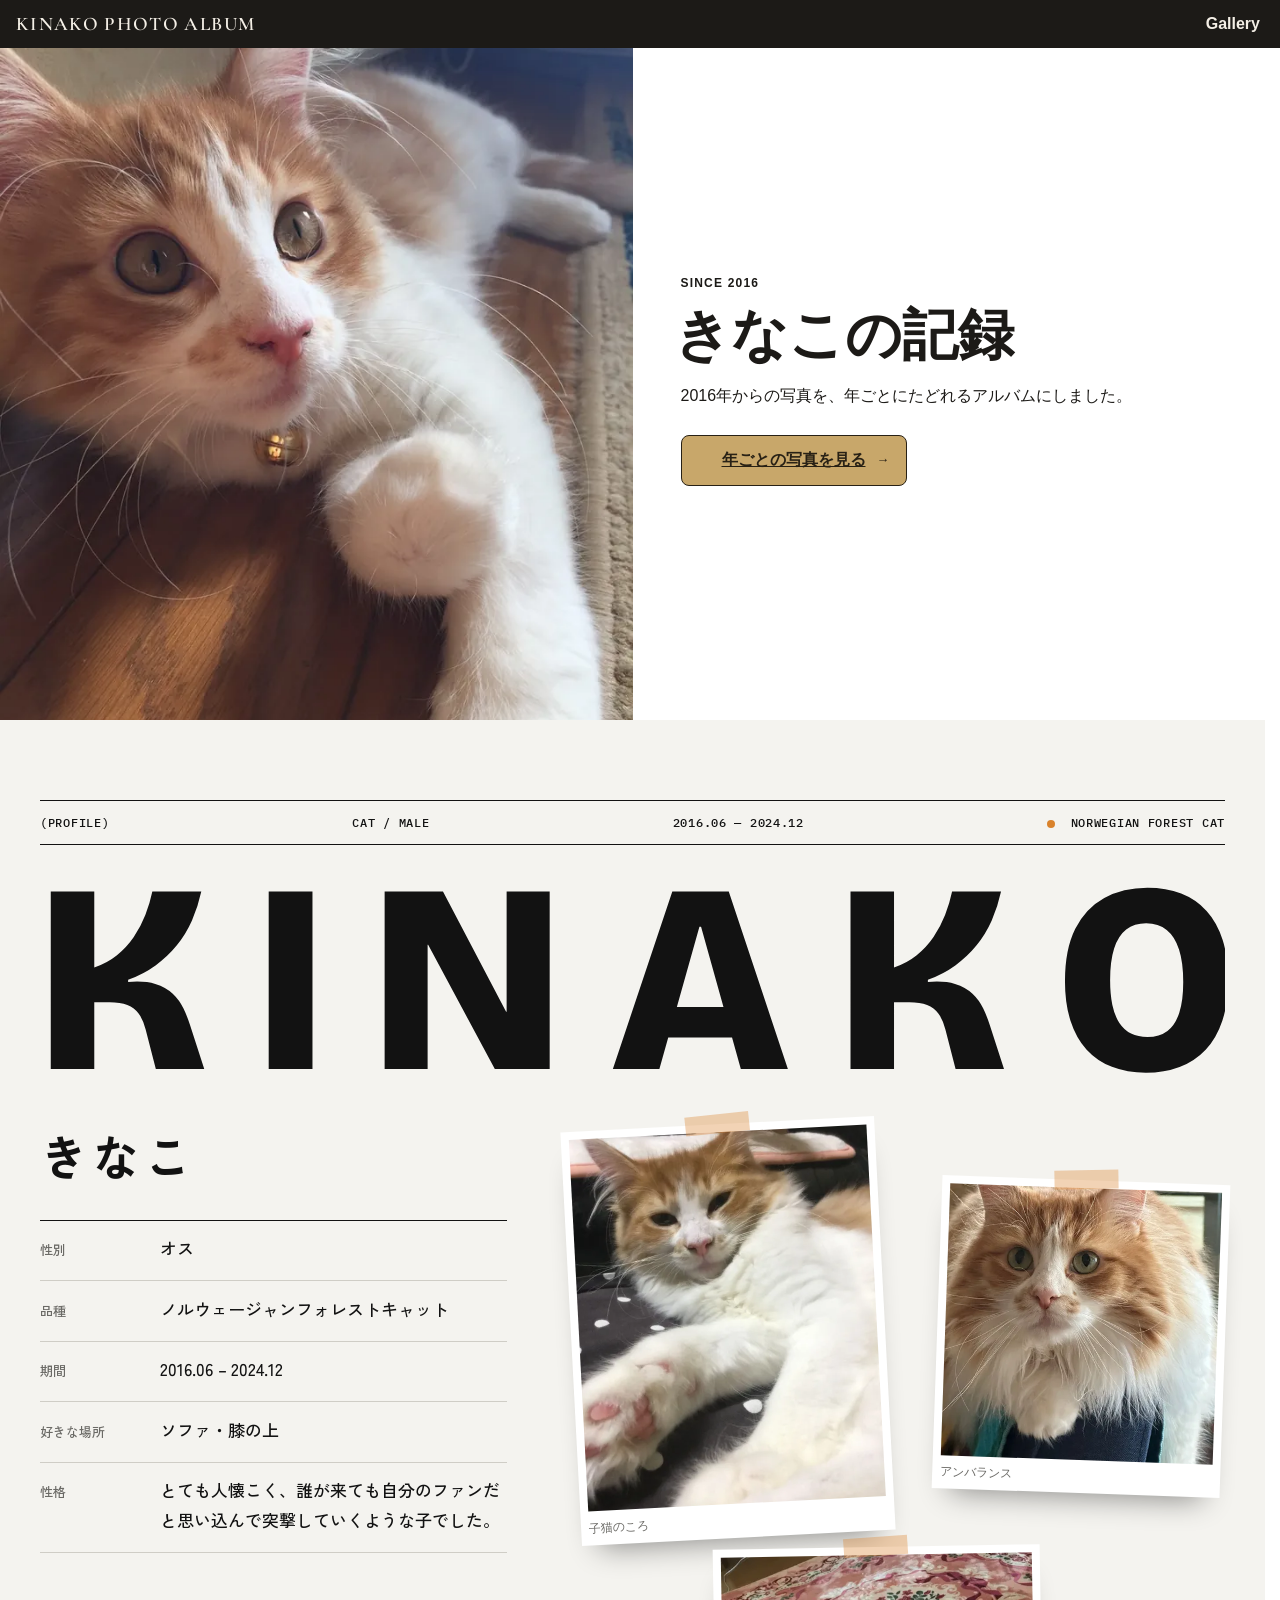
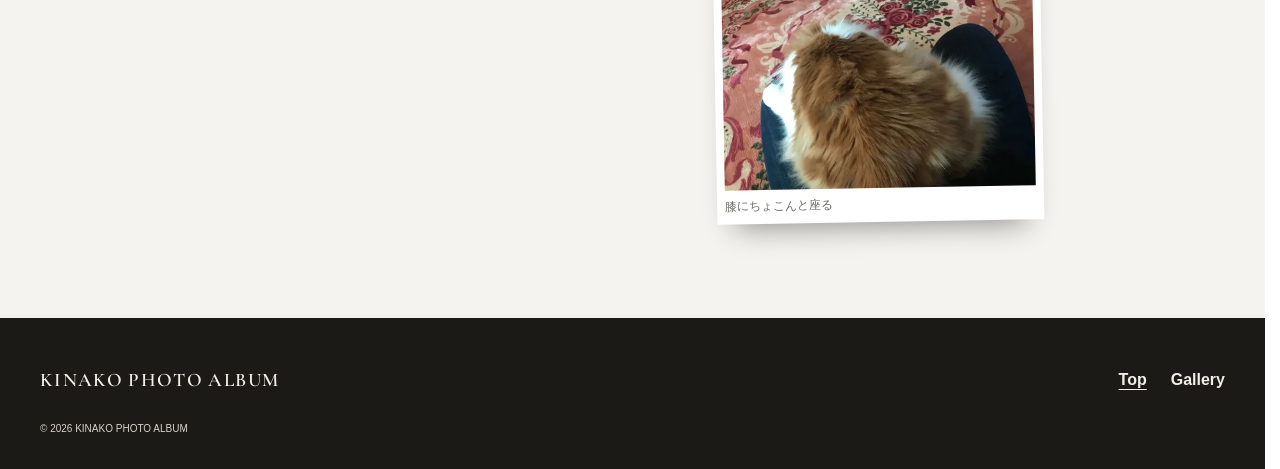
<file: index.html>
<!doctype html>
<html lang="ja" dir="ltr">

<head>
  <meta charset="UTF-8">
  <meta name="color-scheme" content="light">
  <meta name="viewport" content="width=device-width, initial-scale=1">

  <title>KINAKO PHOTO ALBUM | きなこの写真アルバム</title>
  <meta name="description" content="2016年から2024年まで一緒に暮らした猫・きなこの写真を、撮影年ごとにたどれるアルバムサイトです。">
  <meta property="og:type" content="website">
  <meta property="og:title" content="KINAKO PHOTO ALBUM | きなこの写真アルバム">
  <meta property="og:description" content="2016年から2024年まで一緒に暮らした猫・きなこの写真を、撮影年ごとにたどれるアルバムサイトです。">
  <meta property="og:site_name" content="KINAKO PHOTO ALBUM">

  <link rel="preload" href="./assets/fonts/cormorant-garamond-600-logo.woff" as="font" type="font/woff" crossorigin>
  <link rel="icon" href="./assets/image/favicon.svg" type="image/svg+xml">
  <link rel="stylesheet" href="./assets/css/reset.css">
  <link rel="stylesheet" href="./assets/css/default.css">
  <link rel="stylesheet" href="./assets/css/index.css">
</head>

<body>
  <a href="#main" class="skip-link">メインコンテンツに移動する</a>
  <header>
    <div class="header__inner">
      <h1 class="header__logo">
        <a href="./">KINAKO PHOTO ALBUM</a>
      </h1>

      <nav class="global-navigation" aria-label="メインナビゲーション">
        <ul class="nav-list">
          <li class="nav-list__item">
            <a href="./gallery/">Gallery</a>
          </li>
        </ul>
      </nav>
    </div>
  </header>
  <main id="main">
    <div class="main__content">
      <section class="hero" aria-labelledby="hero-title">
        <div class="hero__media">
          <img src="./assets/image/hero-960.webp"
            srcset="./assets/image/hero-480.webp 480w,
                    ./assets/image/hero-720.webp 720w,
                    ./assets/image/hero-960.webp 960w,
                    ./assets/image/hero-1108.webp 1108w"
            sizes="(min-width: 64rem) 50vw, 100vw" width="1108" height="1478" fetchpriority="high"
            alt="家にきたばかりのきなこ">
        </div>
        <div class="hero__content">
          <p class="hero__label">
            Since 2016
          </p>
          <h2 id="hero-title" class="hero__title">
            きなこの記録
          </h2>
          <p class="hero__description">
            2016年からの写真を、年ごとにたどれるアルバムにしました。
          </p>
          <a class="hero__link" href="./gallery/">
            年ごとの写真を見る
          </a>
        </div>
      </section>
      <section class="profile" aria-labelledby="profile-title">
        <div class="profile__band" aria-hidden="true">
          <ul class="profile__band-list">
            <li class="profile__band-item">
              (Profile)
            </li>
            <li class="profile__band-item">
              Cat / Male
            </li>
            <li class="profile__band-item">
              2016.06 — 2024.12
            </li>
            <li class="profile__band-item">
              Norwegian Forest Cat
            </li>
          </ul>
        </div>
        <div class="profile__big" aria-hidden="true">
          <span>K</span>
          <span>I</span>
          <span>N</span>
          <span>A</span>
          <span>K</span>
          <span>O</span>
        </div>
        <h2 id="profile-title">きなこ</h2>
        <dl class="profile__list">
          <div class="profile__item">
            <dt>性別</dt>
            <dd>オス</dd>
          </div>
          <div class="profile__item">
            <dt>品種</dt>
            <dd>ノルウェージャンフォレストキャット</dd>
          </div>
          <div class="profile__item">
            <dt>期間</dt>
            <dd><time datetime="2016-06">2016.06</time> – <time datetime="2024-12">2024.12</time></dd>
          </div>
          <div class="profile__item">
            <dt>好きな場所</dt>
            <dd>ソファ・膝の上</dd>
          </div>
          <div class="profile__item">
            <dt>性格</dt>
            <dd>とても人懐こく、誰が来ても自分のファンだと思い込んで突撃していくような子でした。</dd>
          </div>
        </dl>
        <!-- 写真ボード：撮影年の古い順（01 → 03） -->
        <div class="profile__board__wrap">
          <div class="profile__board">
            <figure class="profile__photo">
              <img src="./assets/photos/2016-11-18-01-720.webp" srcset="./assets/photos/2016-11-18-01-480.webp 480w,
                        ./assets/photos/2016-11-18-01-720.webp 720w,
                        ./assets/photos/2016-11-18-01-960.webp 960w,
                        ./assets/photos/2016-11-18-01-1200.webp 1200w" sizes="(min-width: 48rem) 30vw, 60vw" width="1200"
                height="1600" loading="lazy" decoding="async" alt="子猫のころのきなこ">
              <figcaption class="profile__caption">
                <span aria-hidden="true">子猫のころ</span>
              </figcaption>
            </figure>
            <figure class="profile__photo">
              <img src="./assets/photos/2020-02-27-01-720.webp" srcset="./assets/photos/2020-02-27-01-480.webp 480w,
                        ./assets/photos/2020-02-27-01-720.webp 720w,
                        ./assets/photos/2020-02-27-01-960.webp 960w,
                        ./assets/photos/2020-02-27-01-1600.webp 1600w" sizes="(min-width: 48rem) 30vw, 60vw" width="1600"
                height="1200" loading="lazy" decoding="async" alt="膝にちょこんと座るきなこ">
              <figcaption class="profile__caption">
                <span aria-hidden="true">膝にちょこんと座る</span>
              </figcaption>
            </figure>
            <figure class="profile__photo">
              <img src="./assets/photos/2024-04-17-01-720.webp" srcset="./assets/photos/2024-04-17-01-480.webp 480w,
                        ./assets/photos/2024-04-17-01-720.webp 720w,
                        ./assets/photos/2024-04-17-01-960.webp 960w,
                        ./assets/photos/2024-04-17-01-1200.webp 1200w" sizes="(min-width: 48rem) 30vw, 60vw" width="1200"
                height="1600" loading="lazy" decoding="async" alt="ソファの上でバランスよく座るきなこ">
              <figcaption class="profile__caption">
                <span aria-hidden="true">アンバランス</span>
              </figcaption>
            </figure>
          </div>
        </div>
      </section>
    </div>
  </main>
  <footer class="site-footer">
    <p class="site-footer__logo">
      <a href="./">KINAKO PHOTO ALBUM</a>
    </p>
    <nav class="site-footer__nav" aria-label="フッターナビゲーション">
      <ul class="site-footer__list">
        <li><a href="./" aria-current="page">Top</a></li>
        <li><a href="./gallery/">Gallery</a></li>
      </ul>
    </nav>
    <p class="site-footer__copyright">
      <small>&copy; 2026 KINAKO PHOTO ALBUM</small>
    </p>
  </footer>
</body>

</html>
</file>
<file: assets/css/default.css>
@font-face {
  font-family: "Cormorant Garamond";
  src: url("../fonts/cormorant-garamond-600-logo.woff") format("woff");
  font-weight: 600;
  font-style: normal;
  font-display: swap;
  unicode-range: U+0020, U+0041-005A;
}

:root {
  color-scheme: light;

  --color-header-bg: #1c1a17;
  --color-header-text: #f4efe6;
  --color-header-muted: #d8d2c8;
  --color-accent: #c8a76a;
  --color-text: #1c1a17;
  --color-background: #ffffff;
  --color-text-muted: #666b73;
  --color-accentbtn-textcolor: #282115;

  --header-height: 48px;
  --overall-padding: 16px;

  --z-header: 1000;
}
html{
  scrollbar-gutter: stable;

  /*skiplink用*/
  scroll-padding-block-start: var(--header-height);
}
body {
  font-size: 1rem;
  font-family: "Yu Gothic Medium","游ゴシック Medium", YuGothic, 游ゴシック体, "Hiragino Kaku Gothic Pro", メイリオ, sans-serif;
  font-weight: 400;

  color: var(--color-text);

  background: var(--color-background);
}


h2 {
  font-size: clamp(20px, calc(5vw + 4px), 24px);
  font-weight: 700;
}

a {
  color: inherit;
}

/* ------------------------------
  header
------------------------------ */
header {
  position: fixed;
  z-index: var(--z-header);
  inset-block-start: 0;
  inline-size: 100%;

  color: var(--color-header-text);
  background: var(--color-header-bg);

  .header__inner {
    display: flex;
    justify-content: space-between;
    align-items: center;
    min-block-size: var(--header-height);
    padding-inline: var(--overall-padding);
  }

  .header__logo {
    font-family: "Cormorant Garamond", serif;
    font-size: 1.2rem;
    font-weight: 600;
    line-height: 0.95;
    letter-spacing: 0.07em;
  }

  .header__logo a {
    color: inherit;
    text-decoration: none;
  }

  .nav-list {
    display: flex;
    gap: 1.5rem;
  }

  .nav-list__item a {
    display: inline-block;
    padding-block: 0.75rem;
    padding-inline: 0.25rem;

    font-weight: 700;
    color: var(--color-header-text);
    text-decoration: none;
    text-underline-offset: 0.25em;

    &:hover,
    &[aria-current="page"] {
      text-decoration: underline;
    }

    &:focus-visible {
      outline: solid 3px var(--color-accent);
      outline-offset: 2px;
    }
  }
}

.skip-link {
  position: absolute;
  z-index: calc(var(--z-header) + 1);
  inset-block-start: 0.5rem;
  inset-inline-start: 0.5rem;

  padding-block: 0.75rem;
  padding-inline: 1rem;

  font-weight: 700;
  color: var(--color-header-bg);

  background: var(--color-header-text);

  &:focus-visible {
    outline: solid 3px var(--color-accent);
    outline-offset: 2px;
  }

  &:not(:focus) {
    inline-size: 1px;
    block-size: 1px;
    margin: -1px;
    overflow: hidden;
    clip-path: inset(50%);
    white-space: nowrap;
  }
}

/*
  表示せず、スクリーンリーダーには読ませるテキスト用。
*/
.visually-hidden {
  position: absolute;
  inline-size: 1px;
  block-size: 1px;
  margin: -1px;
  overflow: hidden;
  clip-path: inset(50%);
  white-space: nowrap;
}

/* ------------------------------
  footer
------------------------------ */
.site-footer {
  display: grid;
  gap: 1.5rem;
  padding-block: 3rem 2rem;
  padding-inline: var(--overall-padding);

  color: var(--color-header-text);
  background: var(--color-header-bg);

  a {
    color: inherit;
    text-decoration: none;
    text-underline-offset: 0.25em;

    &:hover,
    &[aria-current="page"] {
      text-decoration: underline;
    }

    &:focus-visible {
      outline: solid 3px var(--color-accent);
      outline-offset: 2px;
    }
  }

  .site-footer__logo {
    font-family: "Cormorant Garamond", serif;
    font-size: 1.2rem;
    font-weight: 600;
    letter-spacing: 0.07em;
  }

  .site-footer__list {
    display: flex;
    gap: 1.5rem;

    font-weight: 700;
  }

  .site-footer__copyright {
    font-size: 0.75rem;
    color: var(--color-header-muted);
  }
}

@media (min-width: 48rem) {
  .site-footer {
    grid-template-columns: 1fr auto;
    grid-template-areas:
      "logo  nav"
      "copy  copy";
    align-items: center;
    padding-inline: 2.5rem;

    .site-footer__logo {
      grid-area: logo;
    }

    .site-footer__nav {
      grid-area: nav;
    }

    .site-footer__copyright {
      grid-area: copy;
    }
  }
}
</file>
<file: assets/css/index.css>
@font-face {
  font-family: "Zen Kaku Gothic New";
  src: url("../fonts/zen-kaku-gothic-new-500-profile.woff2") format("woff2");
  font-weight: 500;
  font-style: normal;
  font-display: swap;
  unicode-range: U+2E, U+30-32, U+34, U+36, U+2013, U+3001-3002, U+3044, U+3046, U+304C-304D, U+304F, U+3053, U+3057, U+305F-3060, U+3066-3068, U+306A, U+306E, U+3082, U+3088, U+3093, U+30A1, U+30A6-30A7, U+30A9-30AA, U+30AD, U+30B8-30B9, U+30BD, U+30C3, U+30C8, U+30CE, U+30D5, U+30E3, U+30EB-30EC, U+30F3, U+30FB-30FC, U+4E0A, U+4EBA, U+5206, U+5225, U+54C1, U+5834, U+597D, U+5B50, U+601D, U+6027, U+61D0, U+6240, U+6483, U+671F, U+6765, U+683C, U+7A2E, U+7A81, U+819D, U+81EA, U+8AB0, U+8FBC, U+9593;
}

@font-face {
  font-family: "Zen Kaku Gothic New";
  src: url("../fonts/zen-kaku-gothic-new-700-profile.woff2") format("woff2");
  font-weight: 700;
  font-style: normal;
  font-display: swap;
  unicode-range: U+304D, U+3053, U+306A;
}

@font-face {
  font-family: "Bricolage Grotesque";
  src: url("../fonts/bricolage-grotesque-800-profile.woff2") format("woff2");
  font-weight: 800;
  font-style: normal;
  font-display: swap;
  unicode-range: U+41, U+49, U+4B, U+4E-4F;
}

@font-face {
  font-family: "Profile Mono";
  src: url("../fonts/profile-mono-500.woff2") format("woff2");
  font-weight: 500;
  font-style: normal;
  font-display: swap;
  unicode-range: U+20-7E, U+2014;
}

main {
  min-inline-size: 0;
  padding-block-start: var(--header-height);
}

section {
  min-inline-size: 0;
  margin-block-end: 2.5rem;
}

/* ------------------------------
  hero
------------------------------ */
.hero {
  position: relative;
  overflow: clip;
}

.hero__media {
  overflow: hidden;

  img {
    display: block;
    inline-size: 100%;
    block-size: auto;

    aspect-ratio: 4 / 3;
    object-fit: cover;
    object-position: 50% 25%;
  }
}

.hero__content {
  padding: 1.5rem 1rem 2rem;
}

.hero__label {
  margin-block-end: 0.75rem;

  font-size: 0.75rem;
  font-weight: 700;
  letter-spacing: 0.1em;
  text-transform: uppercase;
}

.hero__title {
  font-size: clamp(2rem, 8vw, 3.5rem);
  line-height: 1.1;

  /*sinceや2016年と左端を一致させるため*/
  transform: translateX(-0.12em);
}

.hero__description {
  padding-block: 1rem 1.5rem;

  word-break: auto-phrase;
  line-height: 1.8;
}

.hero__link {
  position: relative;

  display: inline-flex;
  align-items: center;
  justify-content: center;
  min-inline-size: 12rem;
  min-block-size: 3.2rem;
  padding-inline: 2.5rem;

  color: var(--color-accentbtn-textcolor);
  font-weight: 700;

  background: var(--color-accent);
  border: solid 1px currentColor;
  border-radius: 0.5rem;

  &::after {
    content: "→" / "";
    position: absolute;
    inset-block-start: 50%;
    inset-inline-end: 1rem;

    font-size: 0.8rem;
    font-weight: 700;

    transform: translateY(-50%);
  }

  &:hover {
    background-color: #e19f2f;
  }

  &:focus-visible {
    outline: solid 3px #000;
    outline-offset: 2px;
  }

  @media (prefers-reduced-motion: no-preference) {
    transition: background 0.3s linear;
  }
}

/* ------------------------------
  プロフィール
------------------------------ */
section.profile {
  --profile-bg: #f4f3ef;
  --profile-text: #121212;
  --profile-muted: #6b6a66;
  --profile-rule: #cfcdc6;
  --profile-accent: #d9822b;

  padding-block: 3rem 4rem;
  padding-inline: var(--overall-padding);
  margin-block-end: 0;

  color: var(--profile-text);

  background: var(--profile-bg);

  overflow-x: clip;

  .profile__band {
    padding-block: 0.75rem;

    border-block: solid 1px var(--profile-text);

    .profile__band-list {
      display: flex;
      flex-wrap: wrap;
      row-gap: 0.25rem;
      column-gap: 1.25rem;

      font-size: 0.75rem;
      font-family: "Profile Mono", "SFMono-Regular", Consolas, "Liberation Mono", monospace;
      line-height: 1.6;
      letter-spacing: 0.06em;
      font-weight: 500;

      text-transform: uppercase;

      .profile__band-item {
        white-space: nowrap;

        &:last-child::before {
          content: '';

          display: inline-block;
          inline-size: 0.5rem;
          block-size: 0.5rem;
          margin-inline-end: 0.5rem;
          vertical-align: middle;

          border-radius: 50%;
          background: var(--profile-accent);
        }
      }
    }
  }

  .profile__big {
    display: flex;
    justify-content: space-between;
    padding-block: 1.5rem 0.5rem;

    font-family: "Bricolage Grotesque", "Arial Black", "Helvetica Neue", Arial, sans-serif;
    font-size: clamp(4.5rem, 21vw, 19rem);
    font-weight: 800;
    line-height: 0.8;
    letter-spacing: -0.04em;

    overflow: clip;
  }

  h2 {
    /*ひらがな「きなこ」の文字*/
    padding-block-start: 2rem;

    font-family: "Zen Kaku Gothic New", "Yu Gothic Medium", "游ゴシック Medium", YuGothic, 游ゴシック体, "Hiragino Kaku Gothic Pro", メイリオ, sans-serif;
    font-size: clamp(2rem, 6vw, 3rem);
    font-weight: 700;
    letter-spacing: 0.08em;
  }

  .profile__list {
    container-type: inline-size;
    container-name: profile-list;

    margin-block-start: 1.5rem;

    font-family: "Zen Kaku Gothic New", "Yu Gothic Medium", "游ゴシック Medium", YuGothic, 游ゴシック体, "Hiragino Kaku Gothic Pro", メイリオ, sans-serif;
    font-weight: 500;

    border-block-start: solid 1px var(--profile-text);

    .profile__item {
      display: grid;
      align-items: baseline;
      grid-template-columns: 6.5rem 1fr;
      column-gap: 1rem;
      padding-block: 0.9rem;

      border-block-end: solid 1px var(--profile-rule);

      @container profile-list (min-width: 31.25rem) {
        grid-template-columns: 9rem 1fr;
      }

      dt {
        color: var(--profile-muted);
        font-size: 0.8125rem;
      }

      dd {
        font-size: 1.0625rem;
        line-height: 1.8;
      }
    }
  }

  .profile__board__wrap {
    container-type: inline-size;
    margin-block-start: 3rem;
  }

  .profile__board {
    position: relative;
    aspect-ratio: 1 / 1.2;

    @supports (block-size: 1cqi) {
      aspect-ratio: auto;
      block-size: calc(97.5cqi + 3.75rem);
    }

    .profile__photo {
      position: absolute;

      padding: 0.5rem 0.5rem 0;

      background: #fff;
      box-shadow: 0 20px 30px -18px rgb(0 0 0 / .45);

      rotate: var(--tilt);


      figcaption {
        padding-block: 0.45rem;

        font-size: 0.75rem;
        line-height: 1.6;
        color: var(--profile-muted);
      }

      img {
        inline-size: 100%;
        block-size: auto;
        object-fit: cover;
      }

      &::before {
        content: '';
        position: absolute;
        inset-block-start: -0.6rem;
        inset-inline-start: 50%;
        translate: -50% 0;

        inline-size: 4rem;
        block-size: 1.2rem;

        background: rgb(217 130 43 / .35);
        rotate: -3deg;
      }

      &:nth-child(1) {
        --tilt: -3deg;

        inset-block-start: 0;
        inset-inline-start: 0;
        inline-size: 48%;

        img {
          aspect-ratio: 4 / 5;
        }
      }

      &:nth-child(2) {
        --tilt: -1deg;

        inset-block-end: 0;
        inset-inline-start: 22%;
        inline-size: 50%;

        img {
          aspect-ratio: 4 / 3;
        }
      }

      &:nth-child(3) {
        --tilt: 2deg;

        inset-block-start: 8%;
        inset-inline-end: 0;
        inline-size: 44%;

        img {
          aspect-ratio: 1;
        }
      }
    }
  }
}

/* ------------------------------
  PC
------------------------------ */

@media (min-width: 48rem) {
  section.profile {
    padding-block: 5rem 6rem;
    padding-inline: 2.5rem;

    .profile__band {
      .profile__band-list {
        justify-content: space-between;
      }
    }
  }

  .hero__media img {
    aspect-ratio: 16 / 9;
    max-block-size: calc(100svh - var(--header-height));
  }
}

/*  2列にするのは 64rem（1024px）から。*/
@media (min-width: 64rem) {
  .hero {
    display: grid;
    grid-template-columns: repeat(2, minmax(0, 1fr));
    block-size: calc(80dvh - var(--header-height));
    min-block-size: 16rem;
    /*.hero__contentの大体の縦幅*/
    margin-block-end: 0;
  }

  .hero__media {
    block-size: 100%;

    img {
      block-size: 100%;
      aspect-ratio: auto;
      max-block-size: none;
      object-position: 50% 30%;
    }
  }
  .hero__content{
    display: grid;
    align-content: center;
    justify-items: start;

    padding-inline: 3rem;
  }

  section.profile {
    display: grid;
    grid-template-columns: minmax(0, 5fr) minmax(0, 7fr);
    grid-template-areas:
      "band  band"
      "big   big"
      "name  board"
      "list  board";
    grid-template-rows: auto auto auto 1fr;
    column-gap: 4rem;
    align-items: start;

    .profile__band {
      grid-area: band;
    }

    .profile__big {
      grid-area: big;
    }

    h2 {
      grid-area: name;
    }

    .profile__list {
      grid-area: list;
    }

    .profile__board__wrap {
      grid-area: board;
      margin-block-start: 2rem;
    }
  }
}

/* ------------------------------
  アニメーション
------------------------------ */
@keyframes profile-big-reveal {
  from {
    translate: 0 100%;
  }

  to {
    translate: 0 0;
  }
}

@keyframes board-tilt {
  from {
    rotate: calc(var(--tilt) * 3);
    scale: 1.1;
    opacity: 0;
  }

  to {
    rotate: var(--tilt);
    scale: 1;
    opacity: 1;
  }
}

@keyframes board-depth {
  from {
    translate: 0 var(--depth);
  }

  to {
    translate: 0 calc(var(--depth) * -1);
  }
}

@media (prefers-reduced-motion: no-preference) {
  @supports (animation-timeline: view()) {
    section.profile {
      .profile__big {
        view-timeline: --kinako;

        span {
          animation: profile-big-reveal linear both;
          animation-range: cover calc(var(--entry-delay)*4%) cover calc(20% + var(--entry-delay)*4%);
          animation-timeline: --kinako;

          &:nth-child(1) {
            /*K*/
            --entry-delay: 0;
          }

          &:nth-child(2) {
            /*I*/
            --entry-delay: 1;
          }

          &:nth-child(3) {
            /*N*/
            --entry-delay: 2;
          }

          &:nth-child(4) {
            /*A*/
            --entry-delay: 3;
          }

          &:nth-child(5) {
            /*K*/
            --entry-delay: 4;
          }

          &:nth-child(6) {
            /*O*/
            --entry-delay: 5;
          }
        }
      }

      .profile__board {
        .profile__photo {
          animation: board-tilt linear both, board-depth linear both;
          animation-range: entry 0% cover 30%, cover 0% cover 100%;
          animation-timeline: view(), view();


          &:nth-child(1) {
            --depth: 1rem;
          }

          &:nth-child(2) {
            --depth: 2rem;
          }

          &:nth-child(3) {
            --depth: 4rem;
          }
        }
      }
    }
  }
}
</file>
